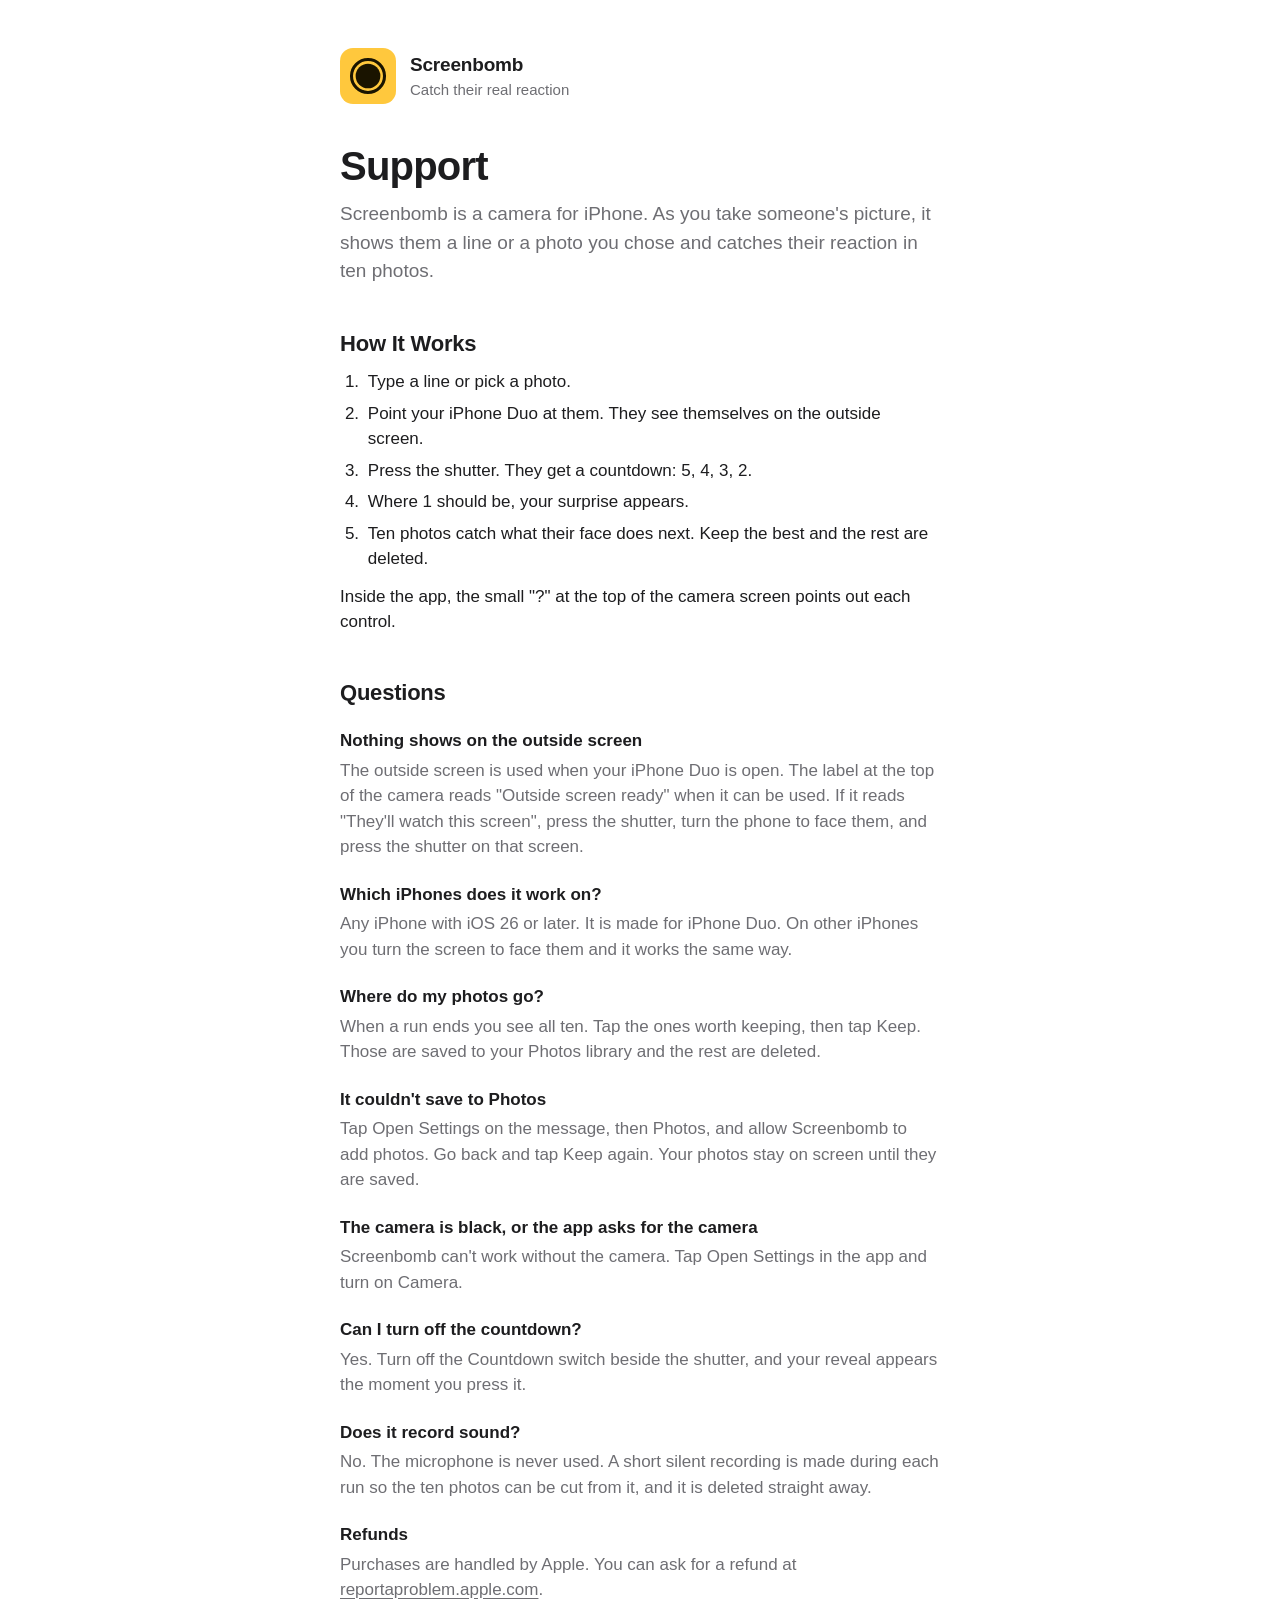
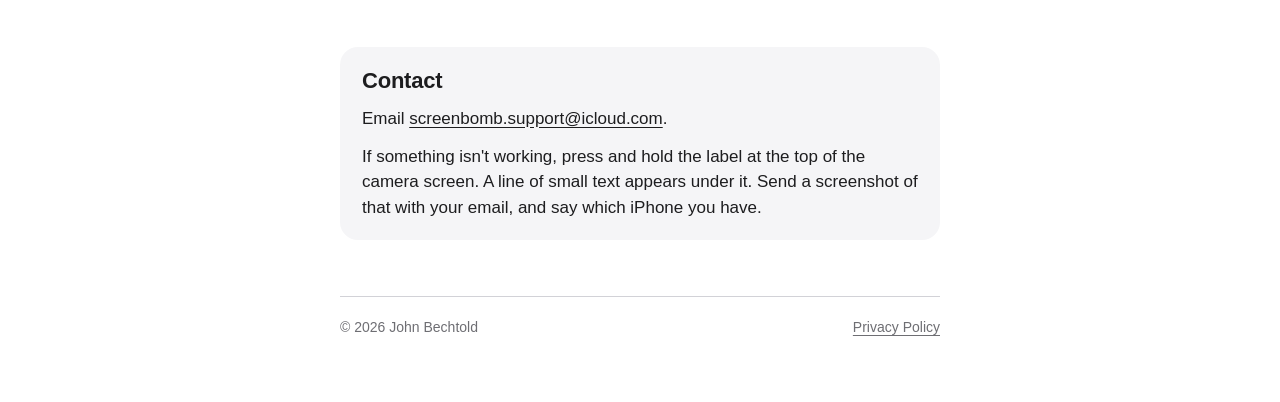
<file: index.html>
<!doctype html>
<html lang="en">
<head>
<meta charset="utf-8">
<meta name="viewport" content="width=device-width, initial-scale=1">
<title>Screenbomb Support</title>
<meta name="description" content="Help with Screenbomb, the camera for iPhone that catches their real reaction.">
<link rel="stylesheet" href="style.css">
<link rel="icon" href="icon.svg" type="image/svg+xml">
</head>
<body>
<main>
  <a class="app" href="./">
    <svg viewBox="0 0 1024 1024" role="img" aria-label="Screenbomb icon">
      <rect width="1024" height="1024" fill="#ffc83d"/>
      <circle cx="512" cy="512" r="302" fill="none" stroke="#1a1400" stroke-width="56"/>
      <circle cx="512" cy="512" r="226" fill="#1a1400"/>
    </svg>
    <div>
      <strong>Screenbomb</strong>
      <span>Catch their real reaction</span>
    </div>
  </a>

  <h1>Support</h1>
  <p class="lead">Screenbomb is a camera for iPhone. As you take someone's picture, it shows them a line or a photo you chose and catches their reaction in ten photos.</p>

  <h2>How It Works</h2>
  <ol>
    <li>Type a line or pick a photo.</li>
    <li>Point your iPhone Duo at them. They see themselves on the outside screen.</li>
    <li>Press the shutter. They get a countdown: 5, 4, 3, 2.</li>
    <li>Where 1 should be, your surprise appears.</li>
    <li>Ten photos catch what their face does next. Keep the best and the rest are deleted.</li>
  </ol>
  <p>Inside the app, the small "?" at the top of the camera screen points out each control.</p>

  <h2>Questions</h2>
  <dl>
    <dt>Nothing shows on the outside screen</dt>
    <dd>The outside screen is used when your iPhone Duo is open. The label at the top of the camera reads "Outside screen ready" when it can be used. If it reads "They'll watch this screen", press the shutter, turn the phone to face them, and press the shutter on that screen.</dd>

    <dt>Which iPhones does it work on?</dt>
    <dd>Any iPhone with iOS 26 or later. It is made for iPhone Duo. On other iPhones you turn the screen to face them and it works the same way.</dd>

    <dt>Where do my photos go?</dt>
    <dd>When a run ends you see all ten. Tap the ones worth keeping, then tap Keep. Those are saved to your Photos library and the rest are deleted.</dd>

    <dt>It couldn't save to Photos</dt>
    <dd>Tap Open Settings on the message, then Photos, and allow Screenbomb to add photos. Go back and tap Keep again. Your photos stay on screen until they are saved.</dd>

    <dt>The camera is black, or the app asks for the camera</dt>
    <dd>Screenbomb can't work without the camera. Tap Open Settings in the app and turn on Camera.</dd>

    <dt>Can I turn off the countdown?</dt>
    <dd>Yes. Turn off the Countdown switch beside the shutter, and your reveal appears the moment you press it.</dd>

    <dt>Does it record sound?</dt>
    <dd>No. The microphone is never used. A short silent recording is made during each run so the ten photos can be cut from it, and it is deleted straight away.</dd>

    <dt>Refunds</dt>
    <dd>Purchases are handled by Apple. You can ask for a refund at <a href="https://reportaproblem.apple.com">reportaproblem.apple.com</a>.</dd>
  </dl>

  <div class="card">
    <h2>Contact</h2>
    <p>Email <a href="mailto:screenbomb.support@icloud.com">screenbomb.support@icloud.com</a>.</p>
    <p>If something isn't working, press and hold the label at the top of the camera screen. A line of small text appears under it. Send a screenshot of that with your email, and say which iPhone you have.</p>
  </div>

  <footer>
    <span>&copy; 2026 John Bechtold</span>
    <a href="privacy.html">Privacy Policy</a>
  </footer>
</main>
</body>
</html>
</file>
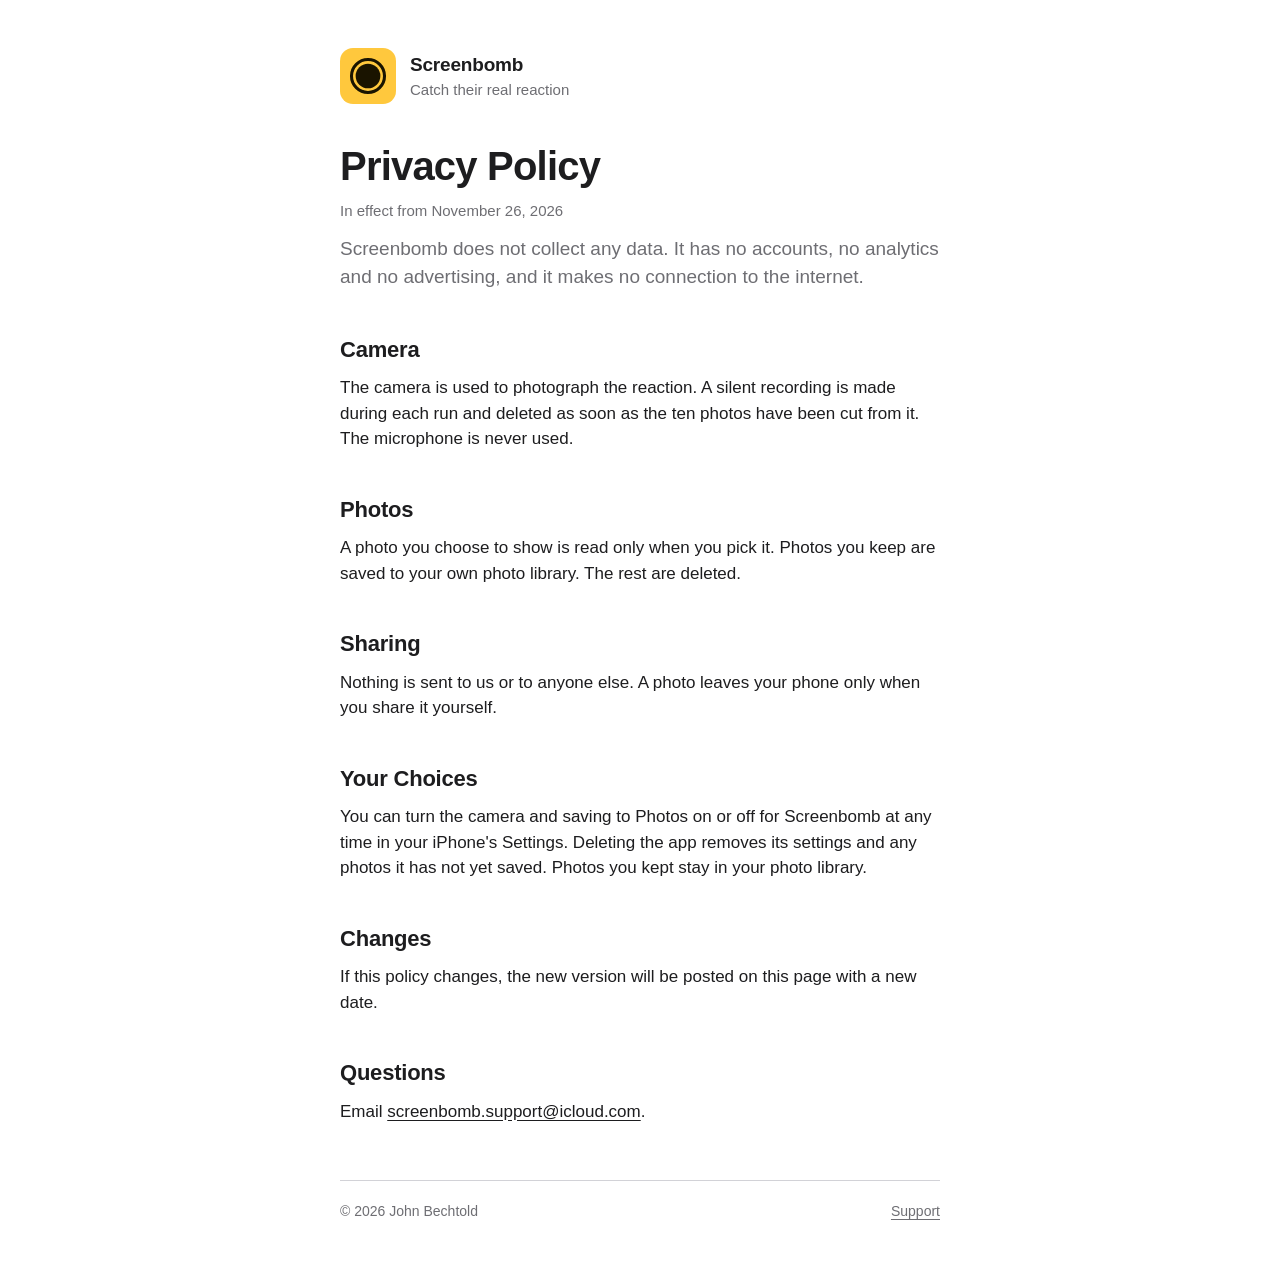
<file: privacy.html>
<!doctype html>
<html lang="en">
<head>
<meta charset="utf-8">
<meta name="viewport" content="width=device-width, initial-scale=1">
<title>Screenbomb Privacy Policy</title>
<meta name="description" content="Screenbomb does not collect any data.">
<link rel="stylesheet" href="style.css">
<link rel="icon" href="icon.svg" type="image/svg+xml">
</head>
<body>
<main>
  <a class="app" href="./">
    <svg viewBox="0 0 1024 1024" role="img" aria-label="Screenbomb icon">
      <rect width="1024" height="1024" fill="#ffc83d"/>
      <circle cx="512" cy="512" r="302" fill="none" stroke="#1a1400" stroke-width="56"/>
      <circle cx="512" cy="512" r="226" fill="#1a1400"/>
    </svg>
    <div>
      <strong>Screenbomb</strong>
      <span>Catch their real reaction</span>
    </div>
  </a>

  <h1>Privacy Policy</h1>
  <p class="dated">In effect from November 26, 2026</p>
  <p class="lead">Screenbomb does not collect any data. It has no accounts, no analytics and no advertising, and it makes no connection to the internet.</p>

  <h2>Camera</h2>
  <p>The camera is used to photograph the reaction. A silent recording is made during each run and deleted as soon as the ten photos have been cut from it. The microphone is never used.</p>

  <h2>Photos</h2>
  <p>A photo you choose to show is read only when you pick it. Photos you keep are saved to your own photo library. The rest are deleted.</p>

  <h2>Sharing</h2>
  <p>Nothing is sent to us or to anyone else. A photo leaves your phone only when you share it yourself.</p>

  <h2>Your Choices</h2>
  <p>You can turn the camera and saving to Photos on or off for Screenbomb at any time in your iPhone's Settings. Deleting the app removes its settings and any photos it has not yet saved. Photos you kept stay in your photo library.</p>

  <h2>Changes</h2>
  <p>If this policy changes, the new version will be posted on this page with a new date.</p>

  <h2>Questions</h2>
  <p>Email <a href="mailto:screenbomb.support@icloud.com">screenbomb.support@icloud.com</a>.</p>

  <footer>
    <span>&copy; 2026 John Bechtold</span>
    <a href="./">Support</a>
  </footer>
</main>
</body>
</html>
</file>
<file: style.css>
:root {
  color-scheme: light dark;
  --page: #ffffff;
  --text: #1d1d1f;
  --soft: #6e6e73;
  --line: #d2d2d7;
  --card: #f5f5f7;
}

@media (prefers-color-scheme: dark) {
  :root {
    --page: #000000;
    --text: #f5f5f7;
    --soft: #a1a1a6;
    --line: #38383a;
    --card: #1c1c1e;
  }
}

* {
  box-sizing: border-box;
}

html {
  -webkit-text-size-adjust: 100%;
}

body {
  margin: 0;
  background: var(--page);
  color: var(--text);
  font: 17px/1.5 -apple-system, BlinkMacSystemFont, "SF Pro Text", "Helvetica Neue", Helvetica, Arial, sans-serif;
  -webkit-font-smoothing: antialiased;
}

main {
  max-width: 640px;
  margin: 0 auto;
  padding: 48px 20px 64px;
}

.app {
  display: flex;
  align-items: center;
  gap: 14px;
  color: inherit;
  text-decoration: none;
}

.app svg {
  width: 56px;
  height: 56px;
  flex: none;
  border-radius: 13px;
}

.app strong {
  display: block;
  font-size: 19px;
  font-weight: 600;
  letter-spacing: -0.01em;
}

.app span {
  display: block;
  color: var(--soft);
  font-size: 15px;
}

h1 {
  margin: 40px 0 12px;
  font-size: 40px;
  line-height: 1.1;
  font-weight: 700;
  letter-spacing: -0.02em;
}

h2 {
  margin: 44px 0 4px;
  font-size: 22px;
  line-height: 1.25;
  font-weight: 600;
  letter-spacing: -0.01em;
}

p {
  margin: 12px 0;
}

.lead {
  font-size: 19px;
  color: var(--soft);
}

.dated {
  color: var(--soft);
  font-size: 15px;
}

a {
  color: inherit;
  text-underline-offset: 3px;
}

ol {
  margin: 12px 0;
  padding-left: 1.4em;
}

ol li {
  margin: 6px 0;
  padding-left: 4px;
}

dl {
  margin: 8px 0 0;
}

dt {
  margin-top: 22px;
  font-weight: 600;
}

dd {
  margin: 4px 0 0;
  color: var(--soft);
}

.card {
  margin-top: 44px;
  padding: 20px 22px;
  background: var(--card);
  border-radius: 18px;
}

.card h2 {
  margin-top: 0;
}

.card p:last-child {
  margin-bottom: 0;
}

footer {
  margin-top: 56px;
  padding-top: 20px;
  border-top: 1px solid var(--line);
  color: var(--soft);
  font-size: 14px;
  display: flex;
  flex-wrap: wrap;
  gap: 6px 20px;
  justify-content: space-between;
}

@media (max-width: 480px) {
  main {
    padding-top: 32px;
  }

  h1 {
    font-size: 34px;
  }
}
</file>
